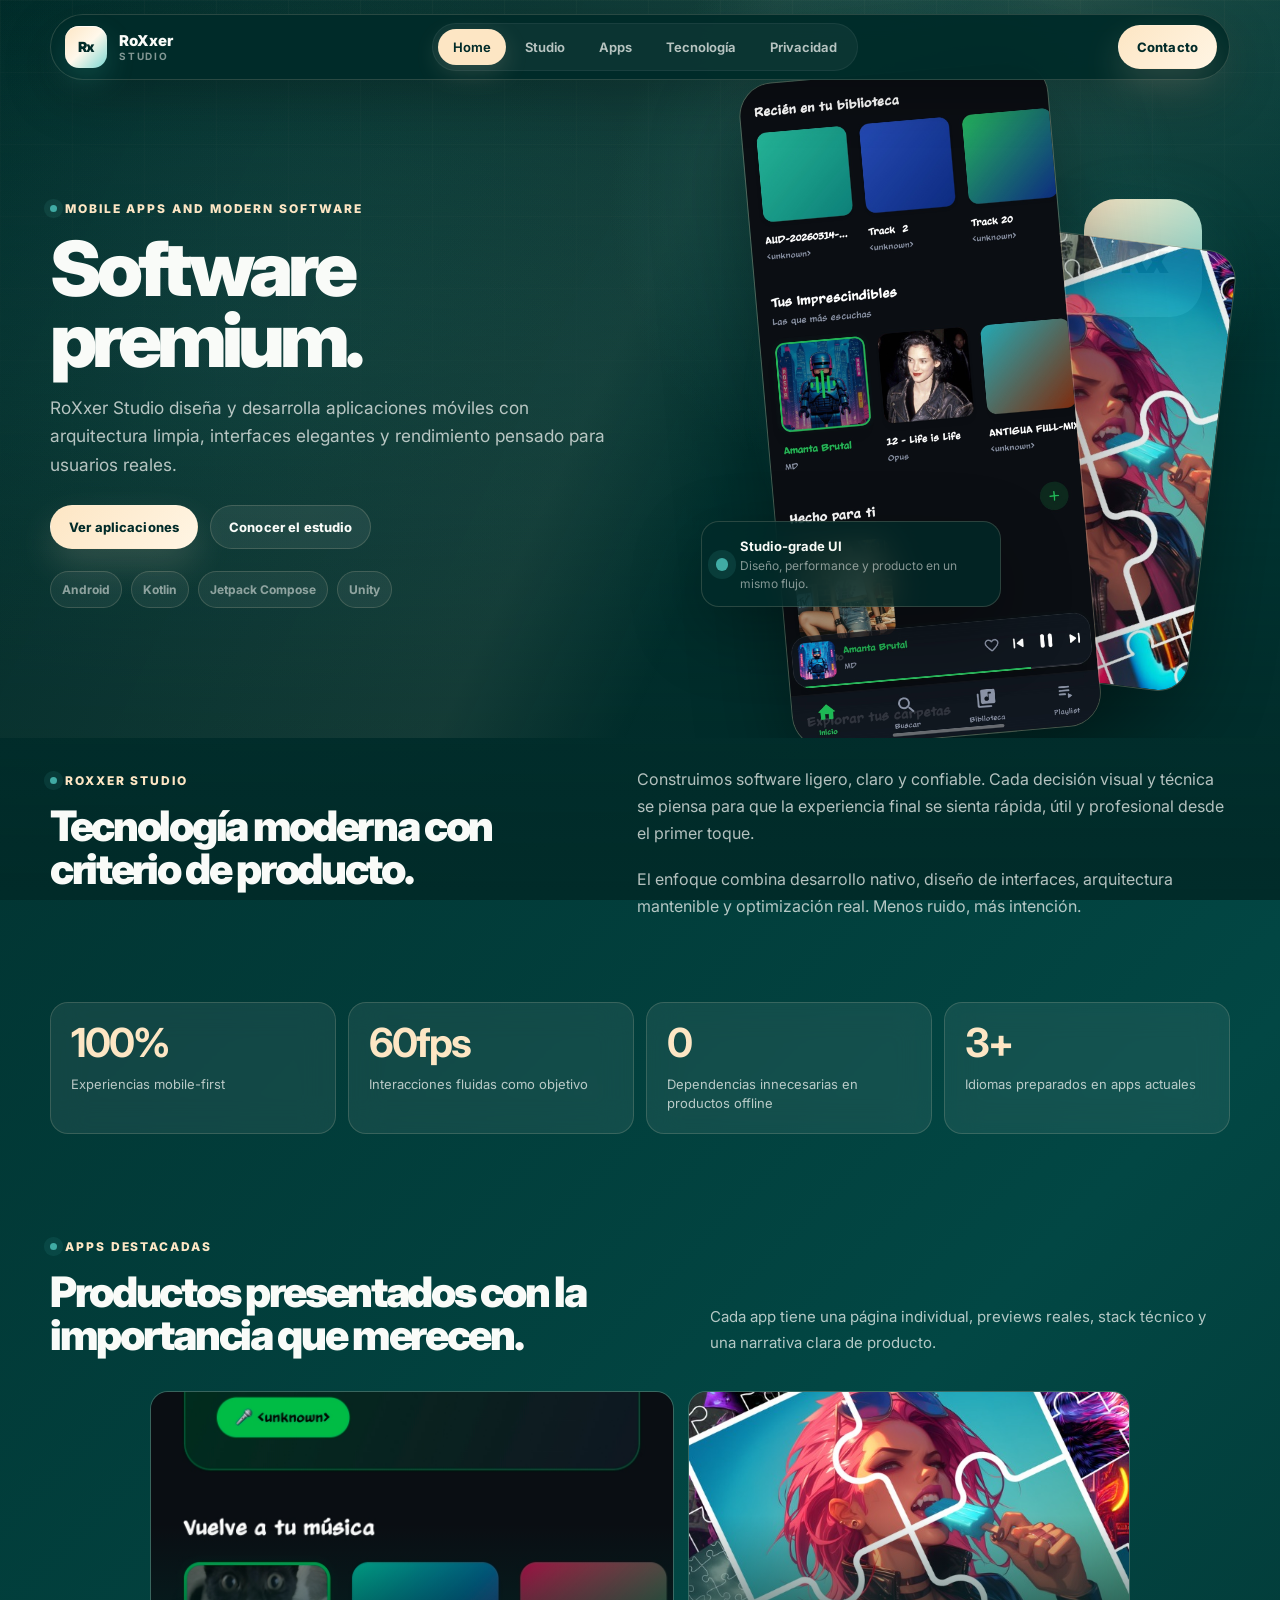
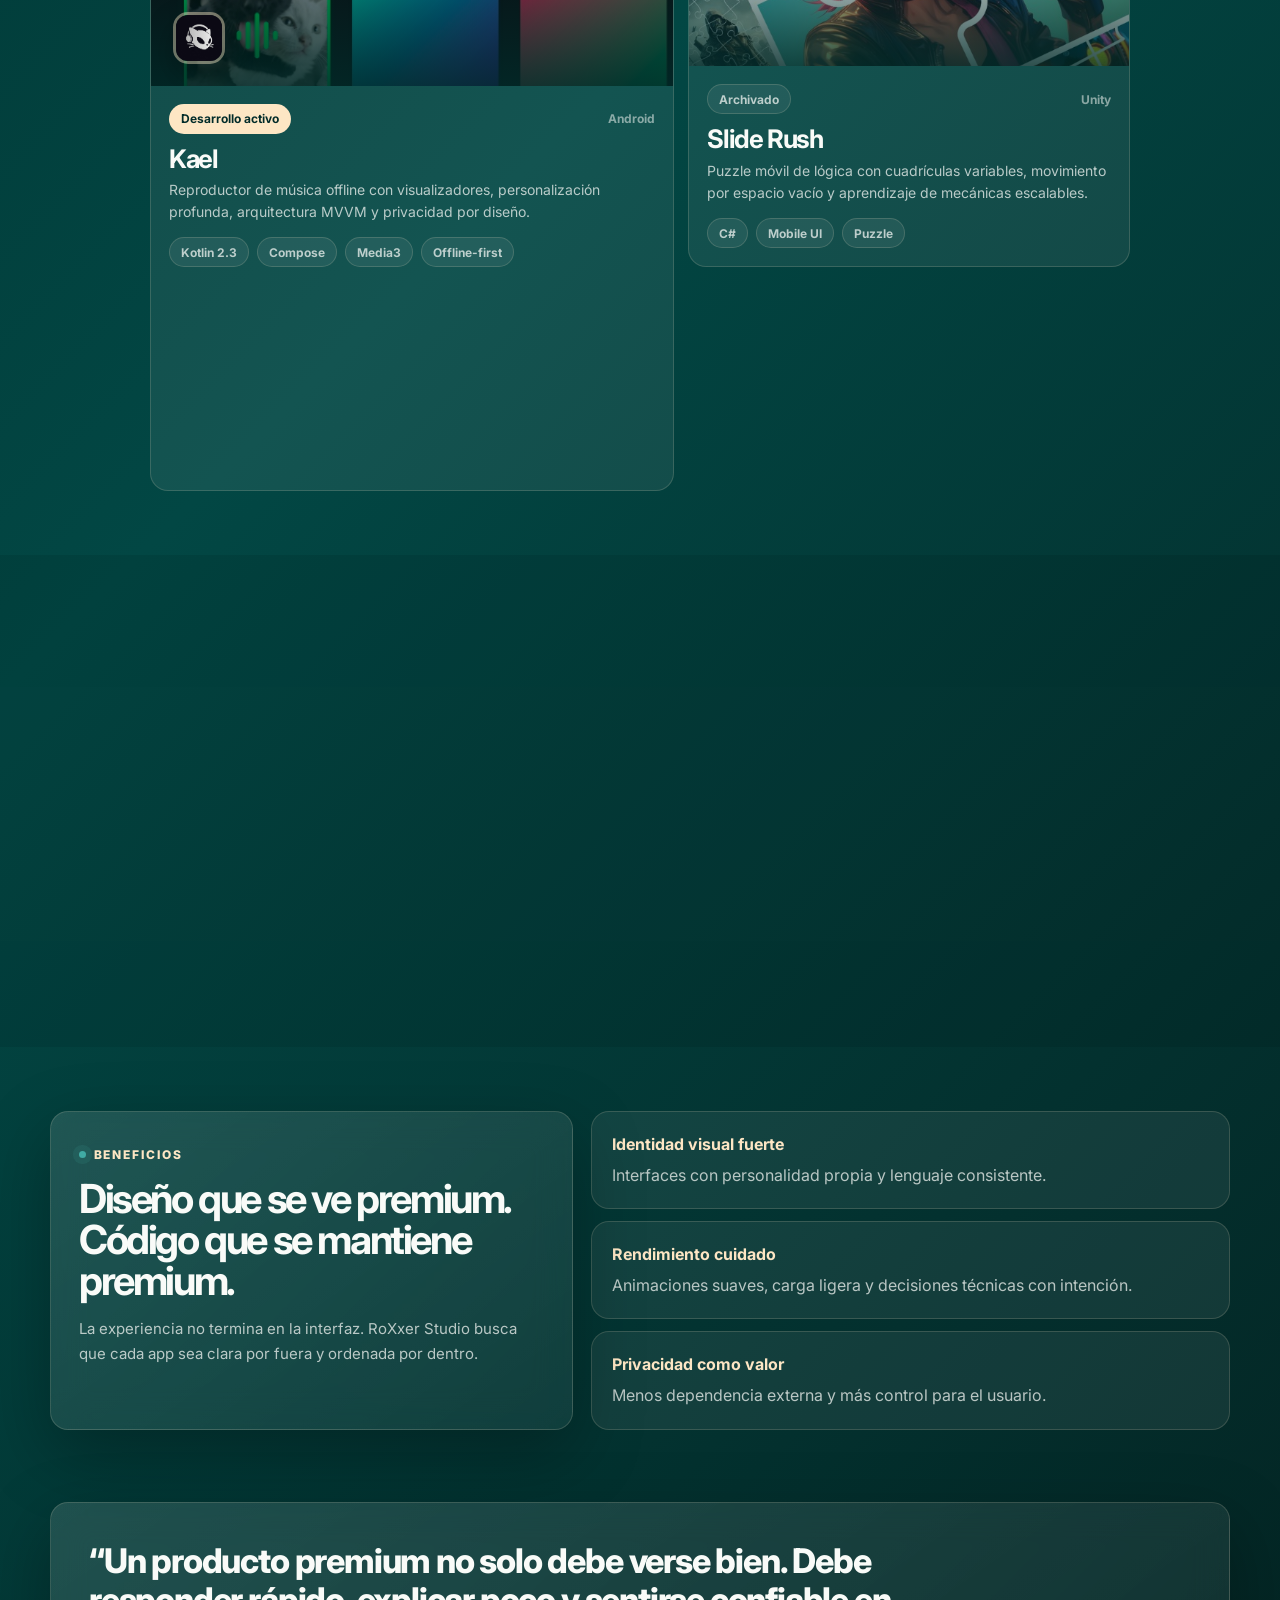
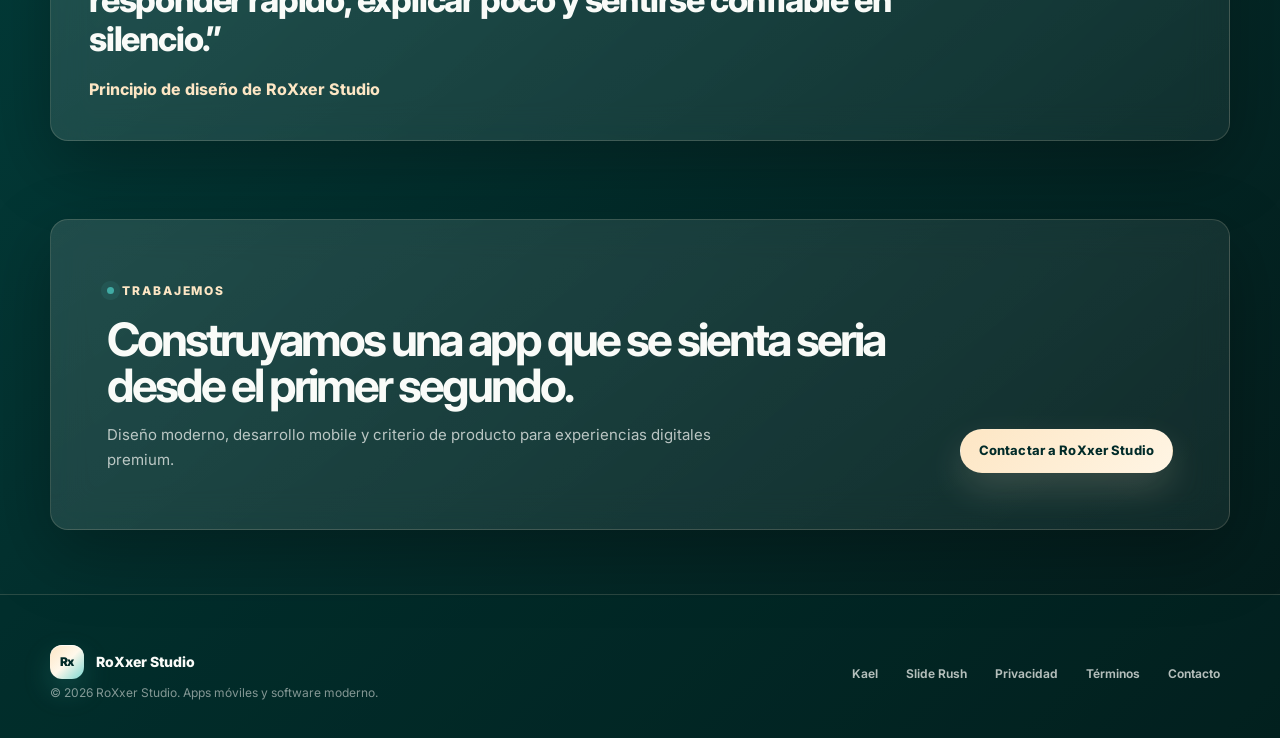
<file: index.html>
<!DOCTYPE html>
<html lang="es">
<head>
  <meta charset="utf-8" />
  <meta name="viewport" content="width=device-width, initial-scale=1" />
  <title>RoXxer Studio | Apps móviles y software moderno</title>
  <meta name="description" content="RoXxer Studio desarrolla aplicaciones móviles y software moderno con diseño premium, arquitectura limpia y experiencias fluidas." />
  <meta name="theme-color" content="#024744" />
  <link rel="preconnect" href="https://fonts.googleapis.com">
  <link rel="preconnect" href="https://fonts.gstatic.com" crossorigin>
  <link href="https://fonts.googleapis.com/css2?family=Inter:wght@400;500;600;700;800;900&display=swap" rel="stylesheet">
  <link rel="stylesheet" href="css/base.css">
  <link rel="stylesheet" href="css/index.css">
</head>
<body>
<header>
  <div class="wrap">
    <nav aria-label="Navegación principal">
      <a href="index.html" class="brand" aria-label="RoXxer Studio">
        <span class="brand-logo">Rx</span>
        <span class="brand-text">
          <span class="brand-name">RoXxer</span>
          <span class="brand-sub">Studio</span>
        </span>
      </a>
      <div class="nav-links">
        <a href="index.html" class="cur">Home</a>
        <a href="#studio">Studio</a>
        <a href="#apps">Apps</a>
        <a href="#stack">Tecnología</a>
        <a href="privacy.html">Privacidad</a>
      </div>
      <a href="mailto:roxxergamesstudios@gmail.com" class="btn btn-primary nav-cta">Contacto</a>
      <button class="burger" id="burger" aria-label="Abrir menú"><span></span><span></span><span></span></button>
    </nav>
  </div>
</header>

<div class="mob-overlay" id="mobOverlay">
  <div class="mob-panel">
    <button class="mob-close" id="mobClose" aria-label="Cerrar menú">×</button>
    <a href="index.html" class="cur">Home</a>
    <a href="#studio">Studio</a>
    <a href="#apps">Apps</a>
    <a href="#stack">Tecnología</a>
    <a href="privacy.html">Privacidad</a>
  </div>
</div>

<main>
  <section class="hero">
    <div class="hero-ambient" aria-hidden="true"></div>
    <div class="wrap hero-grid">
      <div class="hero-copy reveal">
        <div class="eyebrow">Mobile apps and modern software</div>
        <h1>Software premium.</h1>
        <p>RoXxer Studio diseña y desarrolla aplicaciones móviles con arquitectura limpia, interfaces elegantes y rendimiento pensado para usuarios reales.</p>
        <div class="hero-actions">
          <a href="#apps" class="btn btn-primary">Ver aplicaciones</a>
          <a href="#studio" class="btn btn-secondary">Conocer el estudio</a>
        </div>
        <div class="hero-proof">
          <span>Android</span>
          <span>Kotlin</span>
          <span>Jetpack Compose</span>
          <span>Unity</span>
        </div>
      </div>

      <div class="hero-visual reveal" aria-label="Previews de aplicaciones RoXxer Studio">
        <div class="device device-main">
          <img src="assets/kael/Kael2 (1).jpg" alt="Preview de Kael">
        </div>
        <div class="device device-side">
          <img src="assets/slide-rush/SlideRushPortada.jpeg" alt="Preview de Slide Rush">
        </div>
        <div class="rx-mark">Rx</div>
        <div class="signal-card">
          <span class="signal-dot"></span>
          <div>
            <strong>Studio-grade UI</strong>
            <small>Diseño, performance y producto en un mismo flujo.</small>
          </div>
        </div>
      </div>
    </div>
  </section>

  <section class="section studio-section" id="studio">
    <div class="wrap studio-grid">
      <div class="reveal">
        <div class="eyebrow">RoXxer Studio</div>
        <h2 class="section-title">Tecnología moderna con criterio de producto.</h2>
      </div>
      <div class="studio-copy reveal">
        <p>Construimos software ligero, claro y confiable. Cada decisión visual y técnica se piensa para que la experiencia final se sienta rápida, útil y profesional desde el primer toque.</p>
        <p>El enfoque combina desarrollo nativo, diseño de interfaces, arquitectura mantenible y optimización real. Menos ruido, más intención.</p>
      </div>
    </div>
  </section>

  <section class="section stats-band" aria-label="Indicadores de RoXxer Studio">
    <div class="wrap stats-grid">
      <div class="stat reveal"><strong>100%</strong><span>Experiencias mobile-first</span></div>
      <div class="stat reveal"><strong>60fps</strong><span>Interacciones fluidas como objetivo</span></div>
      <div class="stat reveal"><strong>0</strong><span>Dependencias innecesarias en productos offline</span></div>
      <div class="stat reveal"><strong>3+</strong><span>Idiomas preparados en apps actuales</span></div>
    </div>
  </section>

  <section class="section" id="apps">
    <div class="wrap">
      <div class="section-head reveal">
        <div>
          <div class="eyebrow">Apps destacadas</div>
          <h2 class="section-title">Productos presentados con la importancia que merecen.</h2>
        </div>
        <p class="section-copy">Cada app tiene una página individual, previews reales, stack técnico y una narrativa clara de producto.</p>
      </div>

      <div class="app-grid">
        <a href="kael.html" class="app-card app-card-featured reveal" aria-label="Ver proyecto Kael">
          <div class="app-media">
            <img src="assets/kael/Kael1.jpg" alt="Kael">
            <span class="app-icon"><img src="assets/kael/ICON KAEL (1).jpg" alt=""></span>
          </div>
          <div class="app-body">
            <div class="app-meta">
              <span class="status-pill pill">Desarrollo activo</span>
              <span>Android</span>
            </div>
            <h3>Kael</h3>
            <p>Reproductor de música offline con visualizadores, personalización profunda, arquitectura MVVM y privacidad por diseño.</p>
            <div class="pill-row">
              <span class="pill">Kotlin 2.3</span>
              <span class="pill">Compose</span>
              <span class="pill">Media3</span>
              <span class="pill">Offline-first</span>
            </div>
          </div>
        </a>

        <a href="slide-rush.html" class="app-card reveal" aria-label="Ver proyecto Slide Rush">
          <div class="app-media">
            <img src="assets/slide-rush/SlideRushPortada.jpeg" alt="Slide Rush">
          </div>
          <div class="app-body">
            <div class="app-meta">
              <span class="pill">Archivado</span>
              <span>Unity</span>
            </div>
            <h3>Slide Rush</h3>
            <p>Puzzle móvil de lógica con cuadrículas variables, movimiento por espacio vacío y aprendizaje de mecánicas escalables.</p>
            <div class="pill-row">
              <span class="pill">C#</span>
              <span class="pill">Mobile UI</span>
              <span class="pill">Puzzle</span>
            </div>
          </div>
        </a>

        <div class="app-card next-card reveal">
          <div class="next-symbol">Rx</div>
          <h3>Próximo producto</h3>
          <p>Un nuevo prototipo enfocado en utilidad, rendimiento y una experiencia mobile refinada.</p>
        </div>
      </div>
    </div>
  </section>

  <section class="section stack-section" id="stack">
    <div class="wrap">
      <div class="section-head reveal">
        <div>
          <div class="eyebrow">Tecnologías</div>
          <h2 class="section-title">Stack moderno para productos sólidos.</h2>
        </div>
        <p class="section-copy">Herramientas elegidas por rendimiento, claridad de mantenimiento y capacidad de escalar interfaces complejas sin perder fluidez.</p>
      </div>
      <div class="tech-grid">
        <div class="tech-card reveal"><span>01</span><h3>Kotlin + Compose</h3><p>Interfaces nativas declarativas, rápidas y consistentes para Android moderno.</p></div>
        <div class="tech-card reveal"><span>02</span><h3>Media3 + Room</h3><p>Reproducción robusta, persistencia local y flujos reactivos para apps offline.</p></div>
        <div class="tech-card reveal"><span>03</span><h3>MVVM + Flow</h3><p>Arquitectura limpia, estados predecibles y separación clara entre UI y dominio.</p></div>
        <div class="tech-card reveal"><span>04</span><h3>Unity + C#</h3><p>Prototipos interactivos, juegos móviles y sistemas de lógica visual.</p></div>
      </div>
    </div>
  </section>

  <section class="section benefits-section">
    <div class="wrap benefits-grid">
      <div class="benefit-panel reveal">
        <div class="eyebrow">Beneficios</div>
        <h2>Diseño que se ve premium. Código que se mantiene premium.</h2>
        <p>La experiencia no termina en la interfaz. RoXxer Studio busca que cada app sea clara por fuera y ordenada por dentro.</p>
      </div>
      <div class="benefit-list">
        <div class="benefit reveal"><strong>Identidad visual fuerte</strong><span>Interfaces con personalidad propia y lenguaje consistente.</span></div>
        <div class="benefit reveal"><strong>Rendimiento cuidado</strong><span>Animaciones suaves, carga ligera y decisiones técnicas con intención.</span></div>
        <div class="benefit reveal"><strong>Privacidad como valor</strong><span>Menos dependencia externa y más control para el usuario.</span></div>
      </div>
    </div>
  </section>

  <section class="section quote-section">
    <div class="wrap">
      <figure class="quote-card reveal">
        <blockquote>“Un producto premium no solo debe verse bien. Debe responder rápido, explicar poco y sentirse confiable en silencio.”</blockquote>
        <figcaption>Principio de diseño de RoXxer Studio</figcaption>
      </figure>
    </div>
  </section>

  <section class="section cta-section">
    <div class="wrap">
      <div class="cta-card reveal">
        <div>
          <div class="eyebrow">Trabajemos</div>
          <h2>Construyamos una app que se sienta seria desde el primer segundo.</h2>
          <p>Diseño moderno, desarrollo mobile y criterio de producto para experiencias digitales premium.</p>
        </div>
        <a href="mailto:roxxergamesstudios@gmail.com" class="btn btn-primary">Contactar a RoXxer Studio</a>
      </div>
    </div>
  </section>
</main>

<footer>
  <div class="wrap">
    <div class="foot">
      <div>
        <div class="foot-brand">
          <span class="foot-logo">Rx</span>
          <span class="foot-name">RoXxer Studio</span>
        </div>
        <div class="foot-copy">© 2026 RoXxer Studio. Apps móviles y software moderno.</div>
      </div>
      <div class="foot-links">
        <a href="kael.html">Kael</a>
        <a href="slide-rush.html">Slide Rush</a>
        <a href="privacy.html">Privacidad</a>
        <a href="terms.html">Términos</a>
        <a href="mailto:roxxergamesstudios@gmail.com">Contacto</a>
      </div>
    </div>
  </div>
</footer>

<script>
  const burger = document.getElementById("burger");
  const overlay = document.getElementById("mobOverlay");
  const closeBtn = document.getElementById("mobClose");
  const closeMenu = () => {
    overlay?.classList.remove("open");
    burger?.classList.remove("open");
  };
  burger?.addEventListener("click", () => {
    overlay?.classList.add("open");
    burger.classList.add("open");
  });
  closeBtn?.addEventListener("click", closeMenu);
  overlay?.querySelectorAll("a").forEach((link) => link.addEventListener("click", closeMenu));
  document.addEventListener("keydown", (event) => {
    if (event.key === "Escape") closeMenu();
  });

  const reveal = new IntersectionObserver((entries) => {
    entries.forEach((entry) => {
      if (entry.isIntersecting) entry.target.classList.add("in");
    });
  }, { threshold: 0.12 });
  document.querySelectorAll(".reveal").forEach((el) => reveal.observe(el));
</script>
</body>
</html>
</file>
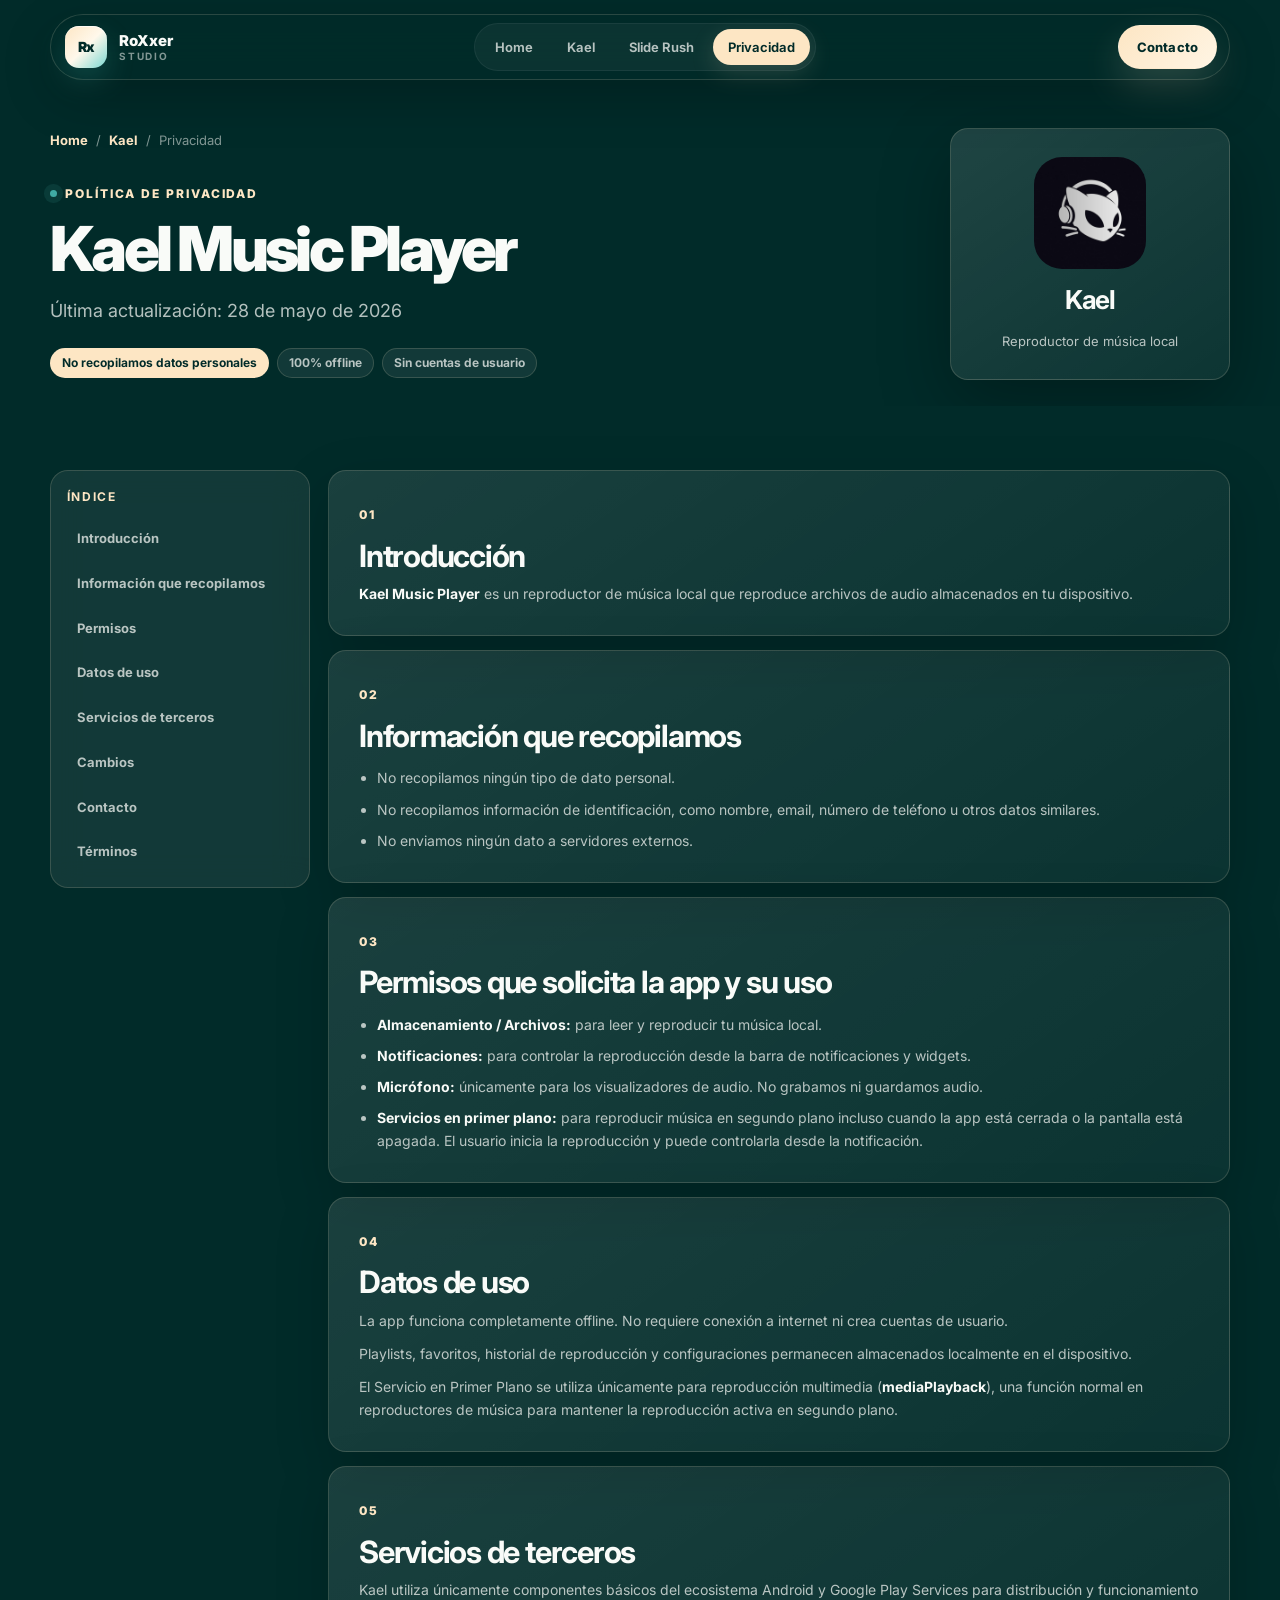
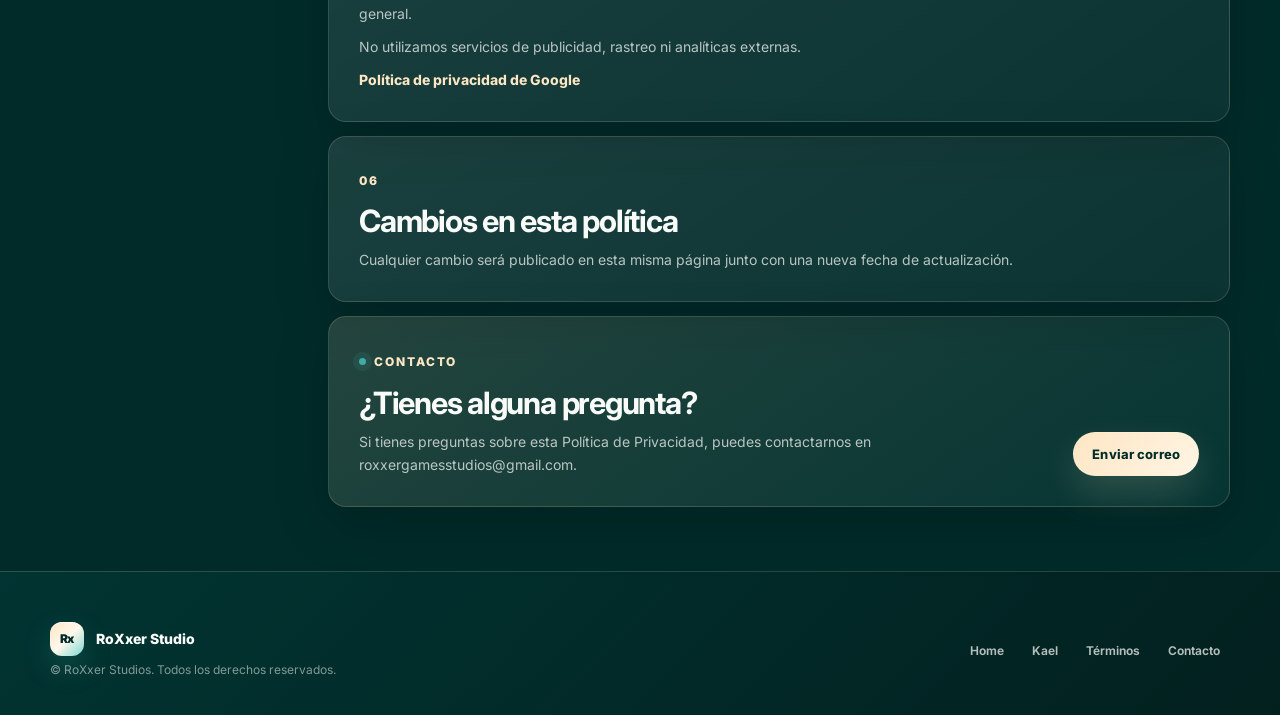
<file: privacy.html>
<!DOCTYPE html>
<html lang="es">
<head>
  <meta charset="utf-8" />
  <meta name="viewport" content="width=device-width, initial-scale=1" />
  <title>Política de Privacidad | Kael · RoXxer Studio</title>
  <meta name="description" content="Política de privacidad de Kael, reproductor de música offline para Android sin recopilación de datos personales." />
  <meta name="theme-color" content="#024744" />
  <link rel="preconnect" href="https://fonts.googleapis.com">
  <link rel="preconnect" href="https://fonts.gstatic.com" crossorigin>
  <link href="https://fonts.googleapis.com/css2?family=Inter:wght@400;500;600;700;800;900&display=swap" rel="stylesheet">
  <link rel="stylesheet" href="css/base.css">
  <link rel="stylesheet" href="css/privacy.css">
</head>
<body>
<header>
  <div class="wrap">
    <nav aria-label="Navegación principal">
      <a href="index.html" class="brand" aria-label="RoXxer Studio">
        <span class="brand-logo">Rx</span>
        <span class="brand-text"><span class="brand-name">RoXxer</span><span class="brand-sub">Studio</span></span>
      </a>
      <div class="nav-links">
        <a href="index.html">Home</a>
        <a href="kael.html">Kael</a>
        <a href="slide-rush.html">Slide Rush</a>
        <a href="privacy.html" class="cur">Privacidad</a>
      </div>
      <a href="mailto:roxxergamesstudios@gmail.com" class="btn btn-primary nav-cta">Contacto</a>
      <button class="burger" id="burger" aria-label="Abrir menú"><span></span><span></span><span></span></button>
    </nav>
  </div>
</header>

<div class="mob-overlay" id="mobOverlay">
  <div class="mob-panel">
    <button class="mob-close" id="mobClose" aria-label="Cerrar menú">×</button>
    <a href="index.html">Home</a>
    <a href="kael.html">Kael</a>
    <a href="slide-rush.html">Slide Rush</a>
    <a href="privacy.html" class="cur">Privacidad</a>
  </div>
</div>

<main class="privacy-page">
  <section class="privacy-hero">
    <div class="wrap privacy-hero-grid">
      <div class="reveal">
        <div class="breadcrumb"><a href="index.html">Home</a><span>/</span><a href="kael.html">Kael</a><span>/</span><span>Privacidad</span></div>
        <div class="eyebrow">Política de Privacidad</div>
        <h1>Kael Music Player</h1>
        <p>Última actualización: 28 de mayo de 2026</p>
        <div class="pill-row">
          <span class="pill status-pill">No recopilamos datos personales</span>
          <span class="pill">100% offline</span>
          <span class="pill">Sin cuentas de usuario</span>
        </div>
      </div>
      <div class="privacy-badge reveal">
        <img src="assets/kael/ICON KAEL (1).jpg" alt="Kael">
        <strong>Kael</strong>
        <span>Reproductor de música local</span>
      </div>
    </div>
  </section>

  <section class="section policy-layout">
    <aside class="toc reveal" aria-label="Índice">
      <strong>Índice</strong>
      <a href="#intro">Introducción</a>
      <a href="#informacion">Información que recopilamos</a>
      <a href="#permisos">Permisos</a>
      <a href="#uso">Datos de uso</a>
      <a href="#terceros">Servicios de terceros</a>
      <a href="#cambios">Cambios</a>
      <a href="#contacto">Contacto</a>
      <a href="terms.html">Términos</a>
    </aside>

    <div class="policy-content">
      <article class="policy-card reveal" id="intro">
        <span>01</span>
        <h2>Introducción</h2>
        <p><strong>Kael Music Player</strong> es un reproductor de música local que reproduce archivos de audio almacenados en tu dispositivo.</p>
      </article>

      <article class="policy-card reveal" id="informacion">
        <span>02</span>
        <h2>Información que recopilamos</h2>
        <ul>
          <li>No recopilamos ningún tipo de dato personal.</li>
          <li>No recopilamos información de identificación, como nombre, email, número de teléfono u otros datos similares.</li>
          <li>No enviamos ningún dato a servidores externos.</li>
        </ul>
      </article>

      <article class="policy-card reveal" id="permisos">
        <span>03</span>
        <h2>Permisos que solicita la app y su uso</h2>
        <ul>
          <li><strong>Almacenamiento / Archivos:</strong> para leer y reproducir tu música local.</li>
          <li><strong>Notificaciones:</strong> para controlar la reproducción desde la barra de notificaciones y widgets.</li>
          <li><strong>Micrófono:</strong> únicamente para los visualizadores de audio. No grabamos ni guardamos audio.</li>
          <li><strong>Servicios en primer plano:</strong> para reproducir música en segundo plano incluso cuando la app está cerrada o la pantalla está apagada. El usuario inicia la reproducción y puede controlarla desde la notificación.</li>
        </ul>
      </article>

      <article class="policy-card reveal" id="uso">
        <span>04</span>
        <h2>Datos de uso</h2>
        <p>La app funciona completamente offline. No requiere conexión a internet ni crea cuentas de usuario.</p>
        <p>Playlists, favoritos, historial de reproducción y configuraciones permanecen almacenados localmente en el dispositivo.</p>
        <p>El Servicio en Primer Plano se utiliza únicamente para reproducción multimedia (<strong>mediaPlayback</strong>), una función normal en reproductores de música para mantener la reproducción activa en segundo plano.</p>
      </article>

      <article class="policy-card reveal" id="terceros">
        <span>05</span>
        <h2>Servicios de terceros</h2>
        <p>Kael utiliza únicamente componentes básicos del ecosistema Android y Google Play Services para distribución y funcionamiento general.</p>
        <p>No utilizamos servicios de publicidad, rastreo ni analíticas externas.</p>
        <p><a href="https://policies.google.com/privacy" target="_blank" rel="noopener">Política de privacidad de Google</a></p>
      </article>

      <article class="policy-card reveal" id="cambios">
        <span>06</span>
        <h2>Cambios en esta política</h2>
        <p>Cualquier cambio será publicado en esta misma página junto con una nueva fecha de actualización.</p>
      </article>

      <article class="contact-card reveal" id="contacto">
        <div>
          <div class="eyebrow">Contacto</div>
          <h2>¿Tienes alguna pregunta?</h2>
          <p>Si tienes preguntas sobre esta Política de Privacidad, puedes contactarnos en roxxergamesstudios@gmail.com.</p>
        </div>
        <a href="mailto:roxxergamesstudios@gmail.com" class="btn btn-primary">Enviar correo</a>
      </article>
    </div>
  </section>
</main>

<footer>
  <div class="wrap">
    <div class="foot">
      <div>
        <div class="foot-brand"><span class="foot-logo">Rx</span><span class="foot-name">RoXxer Studio</span></div>
        <div class="foot-copy">© RoXxer Studios. Todos los derechos reservados.</div>
      </div>
      <div class="foot-links">
        <a href="index.html">Home</a>
        <a href="kael.html">Kael</a>
        <a href="terms.html">Términos</a>
        <a href="mailto:roxxergamesstudios@gmail.com">Contacto</a>
      </div>
    </div>
  </div>
</footer>

<script>
  const burger = document.getElementById("burger");
  const overlay = document.getElementById("mobOverlay");
  const closeBtn = document.getElementById("mobClose");
  const closeMenu = () => { overlay?.classList.remove("open"); burger?.classList.remove("open"); };
  burger?.addEventListener("click", () => { overlay?.classList.add("open"); burger.classList.add("open"); });
  closeBtn?.addEventListener("click", closeMenu);
  overlay?.querySelectorAll("a").forEach((link) => link.addEventListener("click", closeMenu));
  document.addEventListener("keydown", (event) => { if (event.key === "Escape") closeMenu(); });
  const reveal = new IntersectionObserver((entries) => entries.forEach((entry) => {
    if (entry.isIntersecting) entry.target.classList.add("in");
  }), { threshold: 0.12 });
  document.querySelectorAll(".reveal").forEach((el) => reveal.observe(el));
</script>
</body>
</html>
</file>
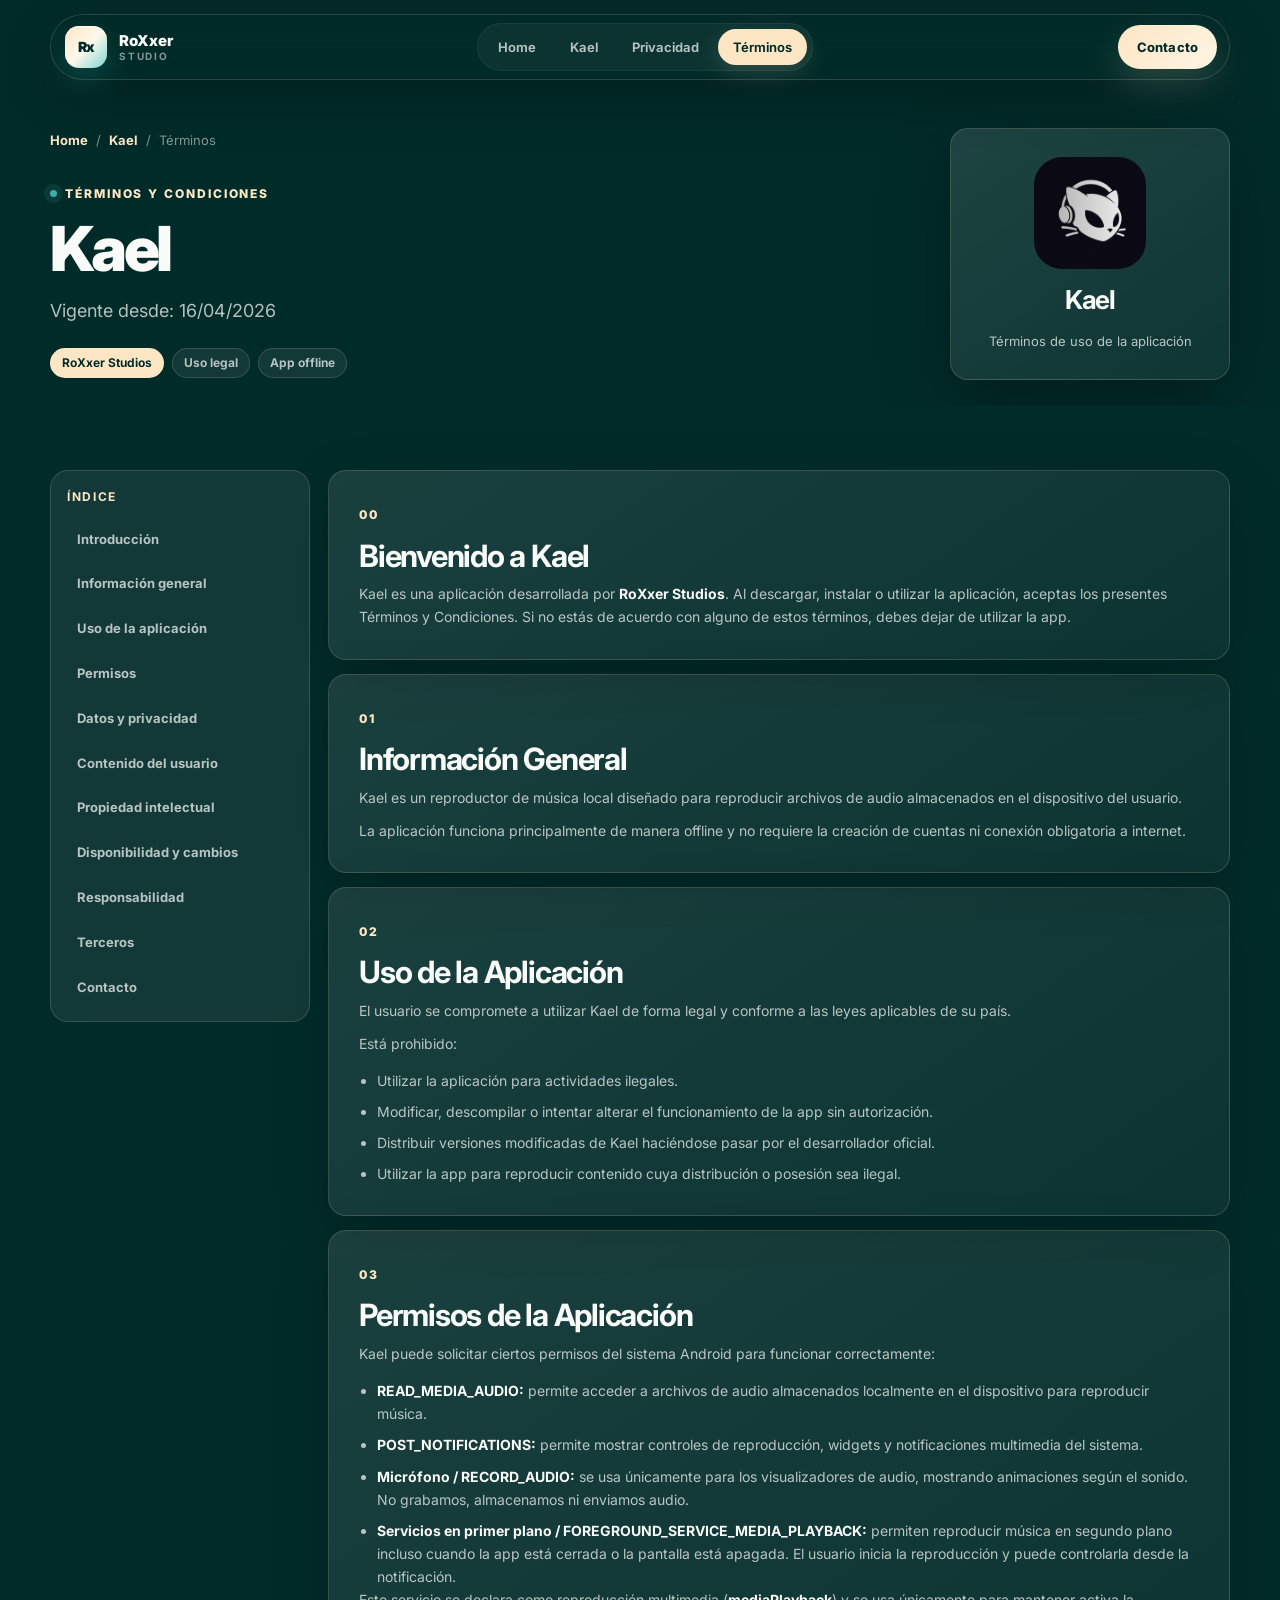
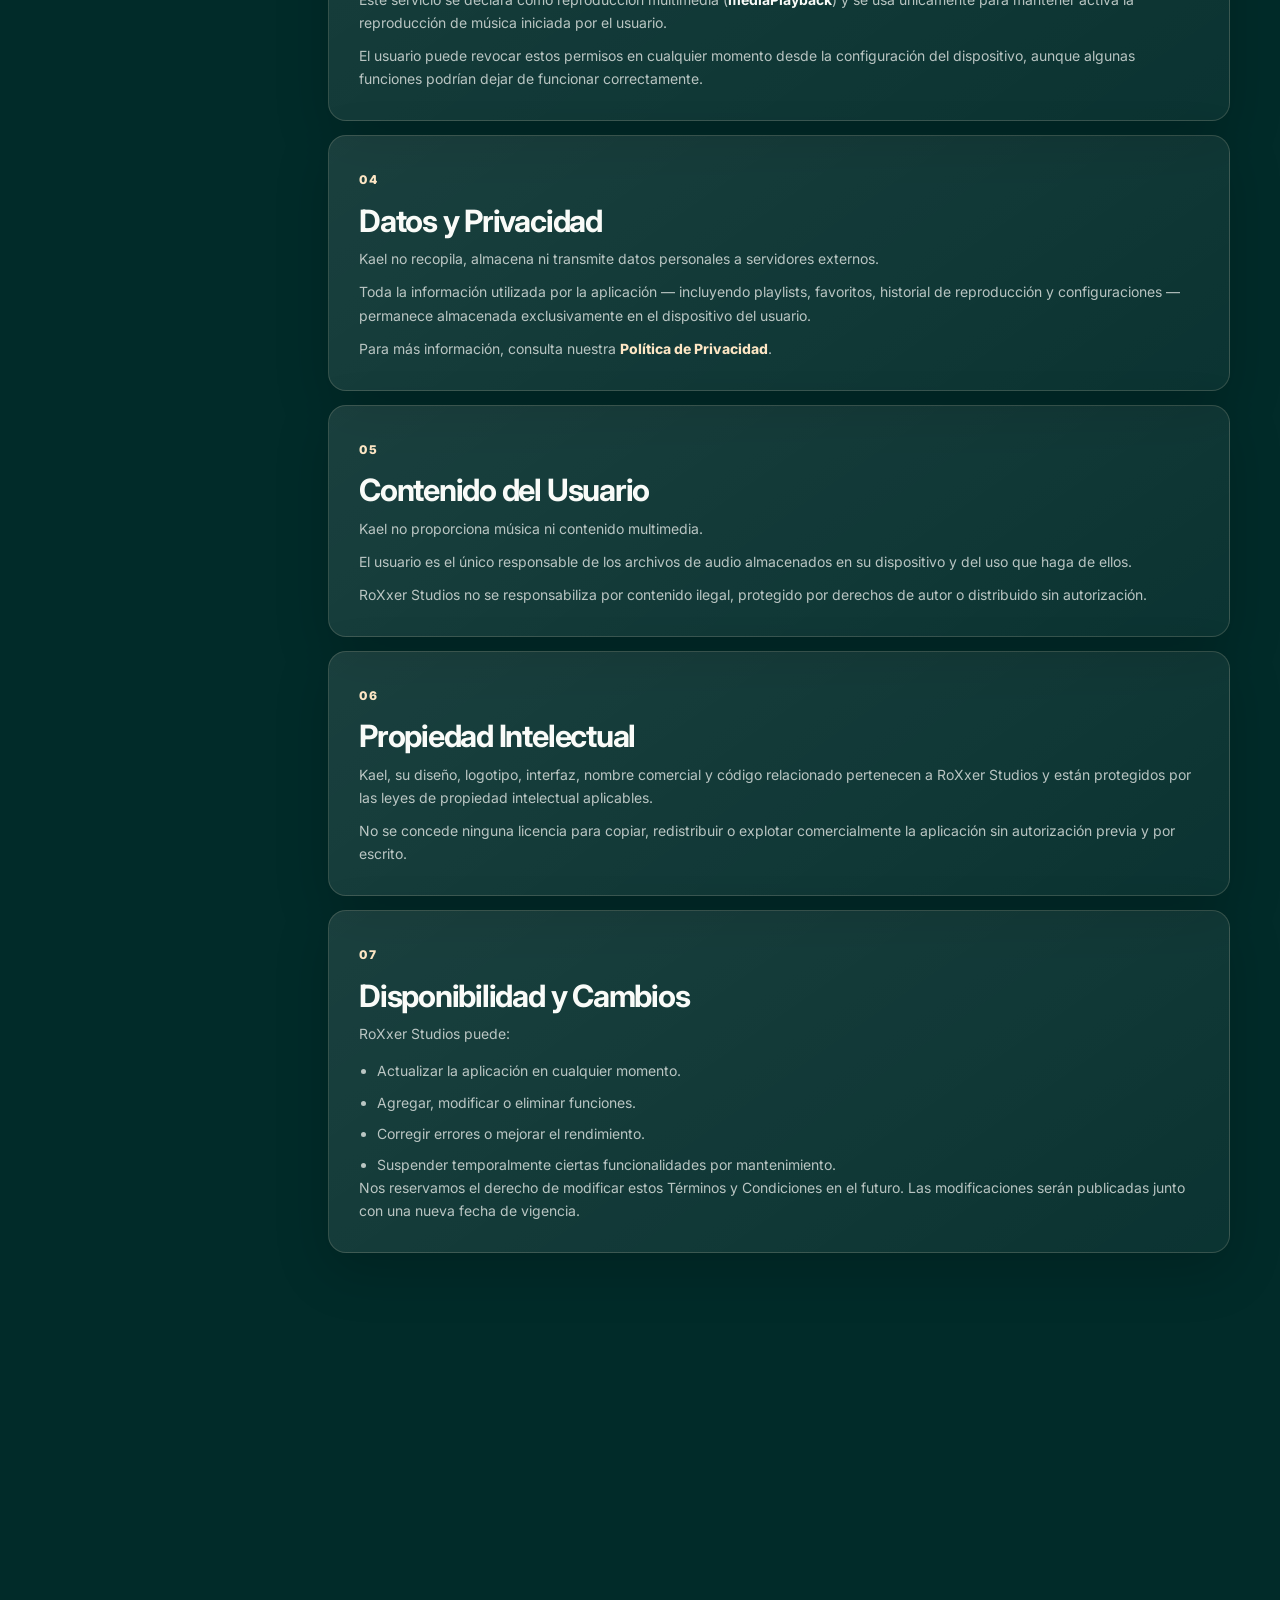
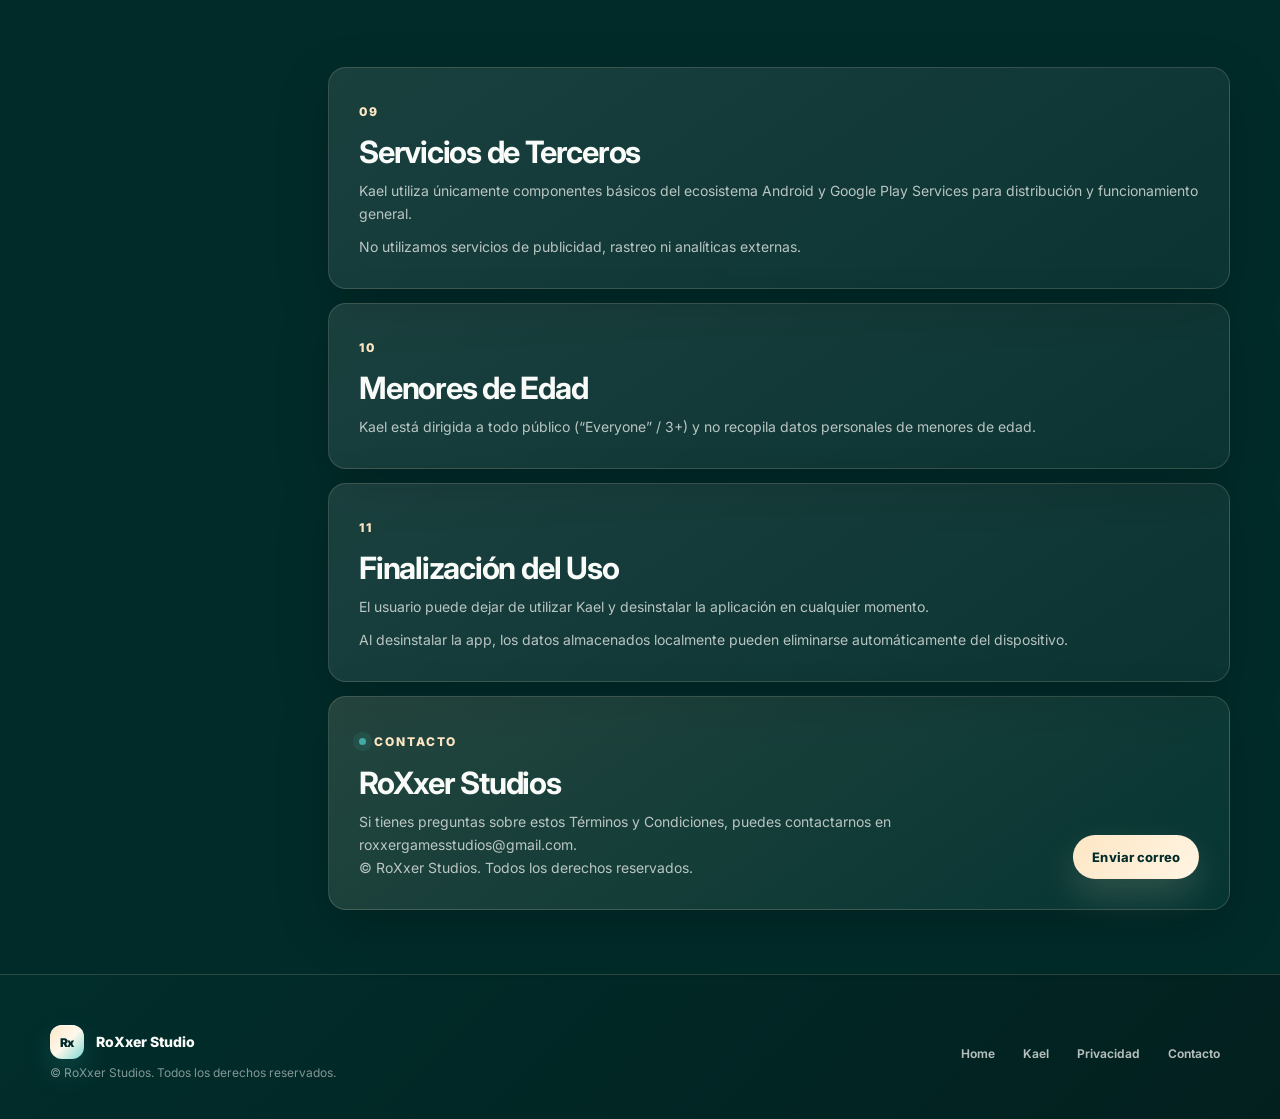
<file: terms.html>
<!DOCTYPE html>
<html lang="es">
<head>
  <meta charset="utf-8" />
  <meta name="viewport" content="width=device-width, initial-scale=1" />
  <title>Términos y Condiciones | Kael · RoXxer Studio</title>
  <meta name="description" content="Términos y Condiciones de Kael, aplicación desarrollada por RoXxer Studios." />
  <meta name="theme-color" content="#024744" />
  <link rel="preconnect" href="https://fonts.googleapis.com">
  <link rel="preconnect" href="https://fonts.gstatic.com" crossorigin>
  <link href="https://fonts.googleapis.com/css2?family=Inter:wght@400;500;600;700;800;900&display=swap" rel="stylesheet">
  <link rel="stylesheet" href="css/base.css">
  <link rel="stylesheet" href="css/privacy.css">
</head>
<body>
<header>
  <div class="wrap">
    <nav aria-label="Navegación principal">
      <a href="index.html" class="brand" aria-label="RoXxer Studio">
        <span class="brand-logo">Rx</span>
        <span class="brand-text"><span class="brand-name">RoXxer</span><span class="brand-sub">Studio</span></span>
      </a>
      <div class="nav-links">
        <a href="index.html">Home</a>
        <a href="kael.html">Kael</a>
        <a href="privacy.html">Privacidad</a>
        <a href="terms.html" class="cur">Términos</a>
      </div>
      <a href="mailto:roxxergamesstudios@gmail.com" class="btn btn-primary nav-cta">Contacto</a>
      <button class="burger" id="burger" aria-label="Abrir menú"><span></span><span></span><span></span></button>
    </nav>
  </div>
</header>

<div class="mob-overlay" id="mobOverlay">
  <div class="mob-panel">
    <button class="mob-close" id="mobClose" aria-label="Cerrar menú">×</button>
    <a href="index.html">Home</a>
    <a href="kael.html">Kael</a>
    <a href="privacy.html">Privacidad</a>
    <a href="terms.html" class="cur">Términos</a>
  </div>
</div>

<main class="privacy-page">
  <section class="privacy-hero">
    <div class="wrap privacy-hero-grid">
      <div class="reveal">
        <div class="breadcrumb"><a href="index.html">Home</a><span>/</span><a href="kael.html">Kael</a><span>/</span><span>Términos</span></div>
        <div class="eyebrow">Términos y Condiciones</div>
        <h1>Kael</h1>
        <p>Vigente desde: 16/04/2026</p>
        <div class="pill-row">
          <span class="pill status-pill">RoXxer Studios</span>
          <span class="pill">Uso legal</span>
          <span class="pill">App offline</span>
        </div>
      </div>
      <div class="privacy-badge reveal">
        <img src="assets/kael/ICON KAEL (1).jpg" alt="Kael">
        <strong>Kael</strong>
        <span>Términos de uso de la aplicación</span>
      </div>
    </div>
  </section>

  <section class="section policy-layout">
    <aside class="toc reveal" aria-label="Índice">
      <strong>Índice</strong>
      <a href="#intro">Introducción</a>
      <a href="#general">Información general</a>
      <a href="#uso">Uso de la aplicación</a>
      <a href="#permisos">Permisos</a>
      <a href="#privacidad">Datos y privacidad</a>
      <a href="#contenido">Contenido del usuario</a>
      <a href="#propiedad">Propiedad intelectual</a>
      <a href="#cambios">Disponibilidad y cambios</a>
      <a href="#responsabilidad">Responsabilidad</a>
      <a href="#terceros">Terceros</a>
      <a href="#contacto">Contacto</a>
    </aside>

    <div class="policy-content">
      <article class="policy-card reveal" id="intro">
        <span>00</span>
        <h2>Bienvenido a Kael</h2>
        <p>Kael es una aplicación desarrollada por <strong>RoXxer Studios</strong>. Al descargar, instalar o utilizar la aplicación, aceptas los presentes Términos y Condiciones. Si no estás de acuerdo con alguno de estos términos, debes dejar de utilizar la app.</p>
      </article>

      <article class="policy-card reveal" id="general">
        <span>01</span>
        <h2>Información General</h2>
        <p>Kael es un reproductor de música local diseñado para reproducir archivos de audio almacenados en el dispositivo del usuario.</p>
        <p>La aplicación funciona principalmente de manera offline y no requiere la creación de cuentas ni conexión obligatoria a internet.</p>
      </article>

      <article class="policy-card reveal" id="uso">
        <span>02</span>
        <h2>Uso de la Aplicación</h2>
        <p>El usuario se compromete a utilizar Kael de forma legal y conforme a las leyes aplicables de su país.</p>
        <p>Está prohibido:</p>
        <ul>
          <li>Utilizar la aplicación para actividades ilegales.</li>
          <li>Modificar, descompilar o intentar alterar el funcionamiento de la app sin autorización.</li>
          <li>Distribuir versiones modificadas de Kael haciéndose pasar por el desarrollador oficial.</li>
          <li>Utilizar la app para reproducir contenido cuya distribución o posesión sea ilegal.</li>
        </ul>
      </article>

      <article class="policy-card reveal" id="permisos">
        <span>03</span>
        <h2>Permisos de la Aplicación</h2>
        <p>Kael puede solicitar ciertos permisos del sistema Android para funcionar correctamente:</p>
        <ul>
          <li><strong>READ_MEDIA_AUDIO:</strong> permite acceder a archivos de audio almacenados localmente en el dispositivo para reproducir música.</li>
          <li><strong>POST_NOTIFICATIONS:</strong> permite mostrar controles de reproducción, widgets y notificaciones multimedia del sistema.</li>
          <li><strong>Micrófono / RECORD_AUDIO:</strong> se usa únicamente para los visualizadores de audio, mostrando animaciones según el sonido. No grabamos, almacenamos ni enviamos audio.</li>
          <li><strong>Servicios en primer plano / FOREGROUND_SERVICE_MEDIA_PLAYBACK:</strong> permiten reproducir música en segundo plano incluso cuando la app está cerrada o la pantalla está apagada. El usuario inicia la reproducción y puede controlarla desde la notificación.</li>
        </ul>
        <p>Este servicio se declara como reproducción multimedia (<strong>mediaPlayback</strong>) y se usa únicamente para mantener activa la reproducción de música iniciada por el usuario.</p>
        <p>El usuario puede revocar estos permisos en cualquier momento desde la configuración del dispositivo, aunque algunas funciones podrían dejar de funcionar correctamente.</p>
      </article>

      <article class="policy-card reveal" id="privacidad">
        <span>04</span>
        <h2>Datos y Privacidad</h2>
        <p>Kael no recopila, almacena ni transmite datos personales a servidores externos.</p>
        <p>Toda la información utilizada por la aplicación — incluyendo playlists, favoritos, historial de reproducción y configuraciones — permanece almacenada exclusivamente en el dispositivo del usuario.</p>
        <p>Para más información, consulta nuestra <a href="privacy.html">Política de Privacidad</a>.</p>
      </article>

      <article class="policy-card reveal" id="contenido">
        <span>05</span>
        <h2>Contenido del Usuario</h2>
        <p>Kael no proporciona música ni contenido multimedia.</p>
        <p>El usuario es el único responsable de los archivos de audio almacenados en su dispositivo y del uso que haga de ellos.</p>
        <p>RoXxer Studios no se responsabiliza por contenido ilegal, protegido por derechos de autor o distribuido sin autorización.</p>
      </article>

      <article class="policy-card reveal" id="propiedad">
        <span>06</span>
        <h2>Propiedad Intelectual</h2>
        <p>Kael, su diseño, logotipo, interfaz, nombre comercial y código relacionado pertenecen a RoXxer Studios y están protegidos por las leyes de propiedad intelectual aplicables.</p>
        <p>No se concede ninguna licencia para copiar, redistribuir o explotar comercialmente la aplicación sin autorización previa y por escrito.</p>
      </article>

      <article class="policy-card reveal" id="cambios">
        <span>07</span>
        <h2>Disponibilidad y Cambios</h2>
        <p>RoXxer Studios puede:</p>
        <ul>
          <li>Actualizar la aplicación en cualquier momento.</li>
          <li>Agregar, modificar o eliminar funciones.</li>
          <li>Corregir errores o mejorar el rendimiento.</li>
          <li>Suspender temporalmente ciertas funcionalidades por mantenimiento.</li>
        </ul>
        <p>Nos reservamos el derecho de modificar estos Términos y Condiciones en el futuro. Las modificaciones serán publicadas junto con una nueva fecha de vigencia.</p>
      </article>

      <article class="policy-card reveal" id="responsabilidad">
        <span>08</span>
        <h2>Limitación de Responsabilidad</h2>
        <p>Kael se proporciona “tal cual” y “según disponibilidad”.</p>
        <p>RoXxer Studios no garantiza que la aplicación esté libre de errores, interrupciones o incompatibilidades con todos los dispositivos Android.</p>
        <p>En ningún caso seremos responsables por:</p>
        <ul>
          <li>Pérdida de datos locales.</li>
          <li>Daños derivados del uso o imposibilidad de uso de la app.</li>
          <li>Problemas causados por archivos corruptos o incompatibles.</li>
          <li>Fallos del sistema operativo Android o servicios de terceros.</li>
        </ul>
      </article>

      <article class="policy-card reveal" id="terceros">
        <span>09</span>
        <h2>Servicios de Terceros</h2>
        <p>Kael utiliza únicamente componentes básicos del ecosistema Android y Google Play Services para distribución y funcionamiento general.</p>
        <p>No utilizamos servicios de publicidad, rastreo ni analíticas externas.</p>
      </article>

      <article class="policy-card reveal">
        <span>10</span>
        <h2>Menores de Edad</h2>
        <p>Kael está dirigida a todo público (“Everyone” / 3+) y no recopila datos personales de menores de edad.</p>
      </article>

      <article class="policy-card reveal">
        <span>11</span>
        <h2>Finalización del Uso</h2>
        <p>El usuario puede dejar de utilizar Kael y desinstalar la aplicación en cualquier momento.</p>
        <p>Al desinstalar la app, los datos almacenados localmente pueden eliminarse automáticamente del dispositivo.</p>
      </article>

      <article class="contact-card reveal" id="contacto">
        <div>
          <div class="eyebrow">Contacto</div>
          <h2>RoXxer Studios</h2>
          <p>Si tienes preguntas sobre estos Términos y Condiciones, puedes contactarnos en roxxergamesstudios@gmail.com.</p>
          <p>© RoXxer Studios. Todos los derechos reservados.</p>
        </div>
        <a href="mailto:roxxergamesstudios@gmail.com" class="btn btn-primary">Enviar correo</a>
      </article>
    </div>
  </section>
</main>

<footer>
  <div class="wrap">
    <div class="foot">
      <div>
        <div class="foot-brand"><span class="foot-logo">Rx</span><span class="foot-name">RoXxer Studio</span></div>
        <div class="foot-copy">© RoXxer Studios. Todos los derechos reservados.</div>
      </div>
      <div class="foot-links">
        <a href="index.html">Home</a>
        <a href="kael.html">Kael</a>
        <a href="privacy.html">Privacidad</a>
        <a href="mailto:roxxergamesstudios@gmail.com">Contacto</a>
      </div>
    </div>
  </div>
</footer>

<script>
  const burger = document.getElementById("burger");
  const overlay = document.getElementById("mobOverlay");
  const closeBtn = document.getElementById("mobClose");
  const closeMenu = () => { overlay?.classList.remove("open"); burger?.classList.remove("open"); };
  burger?.addEventListener("click", () => { overlay?.classList.add("open"); burger.classList.add("open"); });
  closeBtn?.addEventListener("click", closeMenu);
  overlay?.querySelectorAll("a").forEach((link) => link.addEventListener("click", closeMenu));
  document.addEventListener("keydown", (event) => { if (event.key === "Escape") closeMenu(); });
  const reveal = new IntersectionObserver((entries) => entries.forEach((entry) => {
    if (entry.isIntersecting) entry.target.classList.add("in");
  }), { threshold: 0.12 });
  document.querySelectorAll(".reveal").forEach((el) => reveal.observe(el));
</script>
</body>
</html>
</file>
<file: css/base.css>
/* RoXxer Studio shared design system */
:root {
  --green-950: #012b29;
  --green-900: #024744;
  --green-800: #075955;
  --mint-500: #40aba4;
  --mint-300: #7bd8d2;
  --cream-200: #fde6c4;
  --cream-100: #fff3df;
  --ink-950: #07110f;
  --ink-900: #101816;
  --ink-700: #273533;
  --text: #f9fbf8;
  --muted: rgba(249, 251, 248, .72);
  --soft: rgba(249, 251, 248, .52);
  --line: rgba(253, 230, 196, .16);
  --line-strong: rgba(253, 230, 196, .28);
  --glass: rgba(255, 255, 255, .075);
  --glass-strong: rgba(255, 255, 255, .12);
  --shadow: 0 24px 70px rgba(0, 0, 0, .28);
  --max: 1180px;
  --r: 18px;
  --r-sm: 12px;
}

*, *::before, *::after { box-sizing: border-box; margin: 0; padding: 0; }
html { scroll-behavior: smooth; scroll-padding-top: 110px; }
body {
  min-height: 100vh;
  background:
    radial-gradient(circle at 18% 10%, rgba(64, 171, 164, .18), transparent 30rem),
    radial-gradient(circle at 84% 0%, rgba(253, 230, 196, .15), transparent 24rem),
    linear-gradient(135deg, var(--green-950), var(--green-900) 44%, #041b1a);
  color: var(--text);
  font-family: "Inter", "Manrope", system-ui, -apple-system, BlinkMacSystemFont, "Segoe UI", sans-serif;
  line-height: 1.6;
  -webkit-font-smoothing: antialiased;
  text-rendering: optimizeLegibility;
  overflow-x: hidden;
}
body::before {
  content: "";
  position: fixed;
  inset: 0;
  z-index: -2;
  background-image:
    linear-gradient(rgba(253, 230, 196, .035) 1px, transparent 1px),
    linear-gradient(90deg, rgba(253, 230, 196, .035) 1px, transparent 1px);
  background-size: 72px 72px;
  mask-image: linear-gradient(to bottom, rgba(0,0,0,.9), transparent 78%);
}
body::after {
  content: "";
  position: fixed;
  inset: 0;
  z-index: -1;
  pointer-events: none;
  background: linear-gradient(to bottom, rgba(1, 43, 41, .08), rgba(1, 43, 41, .88) 78%, rgba(1, 43, 41, .98));
}

a { color: inherit; text-decoration: none; }
img, video { display: block; max-width: 100%; }
button { border: 0; background: none; color: inherit; cursor: pointer; font: inherit; }
::selection { background: rgba(64, 171, 164, .34); color: #fff; }

.wrap { width: min(100% - 40px, var(--max)); margin: 0 auto; }
.page-shell { padding-top: 86px; }

header {
  position: fixed;
  top: 14px;
  left: 0;
  right: 0;
  z-index: 100;
  pointer-events: none;
}
nav {
  height: 66px;
  pointer-events: auto;
  display: flex;
  align-items: center;
  justify-content: space-between;
  gap: 18px;
  padding: 0 12px 0 14px;
  border: 1px solid var(--line);
  border-radius: 999px;
  background: rgba(1, 43, 41, .96);
  box-shadow: 0 18px 50px rgba(0, 0, 0, .22);
  backdrop-filter: blur(24px) saturate(150%);
}
.brand { display: inline-flex; align-items: center; gap: 12px; min-width: 0; }
.brand-logo,
.foot-logo {
  display: grid;
  place-items: center;
  flex: 0 0 auto;
  color: var(--green-950);
  background:
    linear-gradient(135deg, var(--cream-200), #fff8eb 50%, var(--mint-300));
  box-shadow: inset 0 1px 0 rgba(255,255,255,.72), 0 12px 28px rgba(64, 171, 164, .22);
  font-weight: 900;
  letter-spacing: -.04em;
}
.brand-logo { width: 42px; height: 42px; border-radius: 14px; font-size: 14px; }
.brand-text { display: flex; flex-direction: column; line-height: 1.05; }
.brand-name { font-size: 15px; font-weight: 850; letter-spacing: -.02em; }
.brand-sub { margin-top: 2px; color: var(--soft); font-size: 10px; font-weight: 700; letter-spacing: .18em; text-transform: uppercase; }

.nav-links {
  display: flex;
  align-items: center;
  gap: 4px;
  padding: 5px;
  border-radius: 999px;
  background: rgba(255,255,255,.045);
  border: 1px solid rgba(255,255,255,.06);
}
.nav-links a {
  position: relative;
  display: inline-flex;
  align-items: center;
  min-height: 36px;
  padding: 0 15px;
  border-radius: 999px;
  color: var(--muted);
  font-size: 13px;
  font-weight: 650;
  transition: color .2s ease, background .2s ease, transform .2s ease;
}
.nav-links a:hover { color: var(--text); background: rgba(255,255,255,.07); transform: translateY(-1px); }
.nav-links a.cur { color: var(--green-950); background: var(--cream-200); box-shadow: 0 8px 24px rgba(253, 230, 196, .15); }
.nav-cta { display: inline-flex; }

.burger {
  display: none;
  width: 42px;
  height: 42px;
  border-radius: 14px;
  border: 1px solid var(--line);
  background: rgba(255,255,255,.07);
  align-items: center;
  justify-content: center;
  flex-direction: column;
  gap: 5px;
}
.burger span {
  width: 16px;
  height: 2px;
  border-radius: 99px;
  background: var(--cream-200);
  transition: transform .25s ease, opacity .25s ease;
}
.burger.open span:nth-child(1) { transform: translateY(7px) rotate(45deg); }
.burger.open span:nth-child(2) { opacity: 0; }
.burger.open span:nth-child(3) { transform: translateY(-7px) rotate(-45deg); }

.mob-overlay {
  position: fixed;
  inset: 0;
  z-index: 200;
  display: none;
  place-items: center;
  padding: 30px;
  background: rgba(1, 24, 23, .94);
  backdrop-filter: blur(26px);
}
.mob-overlay.open { display: grid; }
.mob-panel {
  width: min(100%, 420px);
  display: grid;
  gap: 10px;
  padding: 18px;
  border: 1px solid var(--line);
  border-radius: 24px;
  background: rgba(255,255,255,.08);
  box-shadow: var(--shadow);
}
.mob-close {
  justify-self: end;
  width: 42px;
  height: 42px;
  border-radius: 14px;
  background: rgba(255,255,255,.08);
  border: 1px solid var(--line);
  font-size: 22px;
}
.mob-overlay a {
  padding: 15px 16px;
  border-radius: 16px;
  color: var(--muted);
  font-size: 24px;
  font-weight: 820;
  letter-spacing: -.03em;
}
.mob-overlay a.cur,
.mob-overlay a:hover { color: var(--green-950); background: var(--cream-200); }

.btn {
  display: inline-flex;
  align-items: center;
  justify-content: center;
  gap: 9px;
  min-height: 44px;
  padding: 0 18px;
  border-radius: 999px;
  border: 1px solid transparent;
  font-size: 13px;
  font-weight: 760;
  letter-spacing: .01em;
  transition: transform .22s ease, box-shadow .22s ease, border-color .22s ease, background .22s ease;
}
.btn:hover { transform: translateY(-2px); }
.btn-primary {
  color: var(--green-950);
  background: linear-gradient(135deg, var(--cream-200), #fff5e4);
  box-shadow: 0 16px 36px rgba(253, 230, 196, .16);
}
.btn-primary:hover { box-shadow: 0 20px 44px rgba(253, 230, 196, .22); }
.btn-secondary {
  color: var(--text);
  background: rgba(255,255,255,.07);
  border-color: var(--line);
}
.btn-secondary:hover { background: rgba(255,255,255,.11); border-color: var(--line-strong); }
.btn-mint {
  color: var(--green-950);
  background: var(--mint-500);
  box-shadow: 0 16px 36px rgba(64, 171, 164, .18);
}

.eyebrow {
  display: inline-flex;
  align-items: center;
  gap: 8px;
  margin-bottom: 15px;
  color: var(--cream-200);
  font-size: 12px;
  font-weight: 820;
  letter-spacing: .16em;
  text-transform: uppercase;
}
.eyebrow::before {
  content: "";
  width: 7px;
  height: 7px;
  border-radius: 99px;
  background: var(--mint-500);
  box-shadow: 0 0 0 6px rgba(64, 171, 164, .12);
}
.section { padding: 64px 0; position: relative; scroll-margin-top: 110px; }
.section-head {
  display: flex;
  align-items: end;
  justify-content: space-between;
  gap: 28px;
  margin-bottom: 34px;
}
.section-title {
  max-width: 720px;
  color: var(--text);
  font-size: clamp(26px, 3.4vw, 42px);
  line-height: 1.02;
  font-weight: 880;
  letter-spacing: -.055em;
  overflow-wrap: break-word;
}
.section-copy {
  max-width: 520px;
  color: var(--muted);
  font-size: 15px;
  line-height: 1.75;
}
.muted { color: var(--muted); }
.cream { color: var(--cream-200); }
.mint { color: var(--mint-300); }

.glass-card {
  border: 1px solid var(--line);
  background: linear-gradient(145deg, rgba(255,255,255,.1), rgba(255,255,255,.045));
  box-shadow: var(--shadow);
  backdrop-filter: blur(18px);
}
.pill-row { display: flex; flex-wrap: wrap; gap: 8px; }
.pill {
  display: inline-flex;
  align-items: center;
  min-height: 30px;
  padding: 0 11px;
  border-radius: 999px;
  color: var(--muted);
  background: rgba(255,255,255,.07);
  border: 1px solid var(--line);
  font-size: 12px;
  font-weight: 680;
}
.status-pill { color: var(--green-950); background: var(--cream-200); border-color: transparent; }

footer { padding: 50px 0 36px; border-top: 1px solid var(--line); background: rgba(1, 43, 41, .35); }
.foot {
  display: grid;
  grid-template-columns: 1fr auto;
  gap: 28px;
  align-items: center;
}
.foot-brand { display: flex; align-items: center; gap: 12px; }
.foot-logo { width: 34px; height: 34px; border-radius: 12px; font-size: 12px; }
.foot-name { font-size: 14px; font-weight: 820; }
.foot-copy { color: var(--soft); font-size: 12px; margin-top: 4px; }
.foot-links { display: flex; gap: 8px; flex-wrap: wrap; justify-content: flex-end; }
.foot-links a {
  color: var(--muted);
  padding: 8px 10px;
  border-radius: 999px;
  font-size: 12px;
  font-weight: 650;
  transition: color .2s ease, background .2s ease;
}
.foot-links a:hover { color: var(--text); background: rgba(255,255,255,.08); }

.breadcrumb {
  display: flex;
  align-items: center;
  gap: 8px;
  flex-wrap: wrap;
  color: var(--soft);
  font-size: 13px;
  margin-bottom: 28px;
}
.breadcrumb a { color: var(--cream-200); font-weight: 700; }
.breadcrumb a:hover { color: var(--mint-300); }

.reveal {
  opacity: 0;
  transform: translateY(18px);
  transition: opacity .7s ease, transform .7s ease;
}
.reveal.in { opacity: 1; transform: none; }

.lb {
  display: none;
  position: fixed;
  inset: 0;
  z-index: 1000;
  place-items: center;
  padding: 26px;
  background: rgba(1, 14, 13, .92);
  backdrop-filter: blur(20px);
}
.lb.open { display: grid; }
.lb-img { max-width: min(92vw, 760px); max-height: 88vh; border-radius: 18px; box-shadow: var(--shadow); }
.lb-x,
.lb-nav {
  position: absolute;
  display: grid;
  place-items: center;
  border-radius: 999px;
  background: rgba(255,255,255,.1);
  border: 1px solid var(--line);
  color: var(--cream-200);
  user-select: none;
}
.lb-x { top: 22px; right: 22px; width: 44px; height: 44px; font-size: 24px; }
.lb-nav { top: 50%; width: 48px; height: 48px; transform: translateY(-50%); font-size: 32px; }
.lb-prev { left: 22px; }
.lb-next { right: 22px; }
.lb-counter {
  position: absolute;
  bottom: 20px;
  left: 50%;
  transform: translateX(-50%);
  color: var(--muted);
  font-size: 12px;
  padding: 7px 12px;
  border-radius: 999px;
  background: rgba(255,255,255,.08);
  border: 1px solid var(--line);
}

@media (max-width: 900px) {
  .nav-links, .nav-cta { display: none; }
  .burger { display: flex; }
  nav { height: 62px; }
  .section { padding: 54px 0; }
  .section-head { display: grid; }
  .foot { grid-template-columns: 1fr; }
  .foot-links { justify-content: flex-start; }
}

@media (max-width: 560px) {
  .wrap { width: min(100% - 28px, var(--max)); }
  header { top: 10px; }
  .brand-logo { width: 38px; height: 38px; border-radius: 13px; }
  .brand-name { font-size: 14px; }
  .page-shell { padding-top: 78px; }
  .section-title {
    max-width: calc(100vw - 56px);
    font-size: 24px;
    line-height: 1.08;
    letter-spacing: -.035em;
  }
  .btn { width: 100%; }
  .pill { font-size: 11px; }
  .lb-nav { display: none; }
}

@media (prefers-reduced-motion: reduce) {
  *, *::before, *::after {
    scroll-behavior: auto !important;
    animation-duration: .001ms !important;
    animation-iteration-count: 1 !important;
    transition-duration: .001ms !important;
  }
  .reveal { opacity: 1; transform: none; }
}
</file>
<file: css/index.css>
.hero {
  position: relative;
  min-height: 82vh;
  display: grid;
  align-items: center;
  padding: 118px 0 54px;
  overflow: hidden;
}
.hero-ambient {
  position: absolute;
  inset: 0;
  pointer-events: none;
  background:
    radial-gradient(circle at 70% 28%, rgba(64,171,164,.2), transparent 18rem),
    linear-gradient(115deg, rgba(1,43,41,.1), rgba(253,230,196,.08) 48%, transparent 60%);
}
.hero-grid {
  position: relative;
  display: grid;
  grid-template-columns: minmax(0, 1.04fr) minmax(360px, .96fr);
  gap: 62px;
  align-items: center;
}
.hero h1 {
  max-width: 820px;
  font-size: clamp(44px, 6.2vw, 76px);
  line-height: .94;
  letter-spacing: -.065em;
  font-weight: 880;
}
.hero-copy p {
  max-width: 620px;
  margin-top: 18px;
  color: var(--muted);
  font-size: clamp(15px, 1.35vw, 18px);
  line-height: 1.65;
}
.hero-actions { display: flex; gap: 12px; flex-wrap: wrap; margin-top: 26px; }
.hero-proof {
  display: flex;
  flex-wrap: wrap;
  gap: 9px;
  margin-top: 22px;
  color: var(--soft);
  font-size: 12px;
  font-weight: 720;
}
.hero-proof span {
  padding: 8px 11px;
  border-radius: 999px;
  border: 1px solid var(--line);
  background: rgba(255,255,255,.055);
}

.hero-visual {
  position: relative;
  min-height: 500px;
  display: grid;
  place-items: center;
}
.hero-visual::before {
  content: "";
  position: absolute;
  width: 440px;
  height: 440px;
  border-radius: 50%;
  background: radial-gradient(circle, rgba(253,230,196,.22), rgba(64,171,164,.16) 42%, transparent 70%);
  filter: blur(4px);
}
.device {
  position: absolute;
  overflow: hidden;
  border: 1px solid rgba(253,230,196,.28);
  background: rgba(0,0,0,.3);
  box-shadow: 0 32px 90px rgba(0,0,0,.38);
}
.device img { width: 100%; height: 100%; object-fit: cover; }
.device-main {
  width: min(68%, 310px);
  aspect-ratio: 9 / 19.4;
  border-radius: 34px;
  transform: rotate(-5deg) translate(-42px, 0);
  z-index: 2;
}
.device-side {
  width: min(55%, 250px);
  aspect-ratio: 9 / 16;
  border-radius: 30px;
  transform: rotate(7deg) translate(132px, 42px);
  opacity: .92;
  z-index: 1;
}
.rx-mark {
  position: absolute;
  top: 48px;
  right: 28px;
  width: 118px;
  height: 118px;
  display: grid;
  place-items: center;
  border-radius: 32px;
  color: var(--green-950);
  background: linear-gradient(135deg, var(--cream-200), var(--mint-300));
  font-size: 42px;
  font-weight: 900;
  letter-spacing: -.07em;
  box-shadow: 0 24px 70px rgba(64,171,164,.24);
  animation: float 6s ease-in-out infinite;
}
.signal-card {
  position: absolute;
  left: 8px;
  bottom: 44px;
  z-index: 3;
  width: min(84%, 300px);
  display: flex;
  gap: 12px;
  align-items: center;
  padding: 14px;
  border-radius: 18px;
  border: 1px solid var(--line);
  background: rgba(1,43,41,.76);
  box-shadow: var(--shadow);
  backdrop-filter: blur(18px);
}
.signal-dot {
  width: 13px;
  height: 13px;
  border-radius: 99px;
  background: var(--mint-500);
  box-shadow: 0 0 0 8px rgba(64,171,164,.14);
}
.signal-card strong { display: block; font-size: 13px; }
.signal-card small { display: block; color: var(--soft); font-size: 12px; line-height: 1.45; }

.studio-section { padding-top: 28px; }
.studio-grid {
  display: grid;
  grid-template-columns: .92fr 1fr;
  gap: 42px;
  align-items: start;
}
.studio-copy {
  display: grid;
  gap: 18px;
  color: var(--muted);
  font-size: 16px;
  line-height: 1.7;
}

.stats-band { padding: 18px 0 34px; }
.stats-grid {
  display: grid;
  grid-template-columns: repeat(4, 1fr);
  gap: 12px;
}
.stat {
  min-height: 132px;
  padding: 20px;
  border: 1px solid var(--line);
  border-radius: var(--r);
  background: rgba(255,255,255,.07);
  backdrop-filter: blur(16px);
}
.stat strong {
  display: block;
  color: var(--cream-200);
  font-size: clamp(28px, 3.2vw, 40px);
  line-height: 1;
  letter-spacing: -.05em;
}
.stat span { display: block; margin-top: 12px; color: var(--muted); font-size: 13px; line-height: 1.45; }

.app-grid {
  display: grid;
  grid-template-columns: minmax(0, .95fr) minmax(0, .8fr);
  gap: 14px;
  max-width: 980px;
  margin: 0 auto;
}
.app-card {
  position: relative;
  min-height: 100%;
  overflow: hidden;
  border-radius: var(--r);
  border: 1px solid var(--line);
  background: rgba(255,255,255,.07);
  transition: transform .25s ease, border-color .25s ease, background .25s ease;
}
.app-card:hover { transform: translateY(-6px); border-color: var(--line-strong); background: rgba(255,255,255,.1); }
.app-card-featured { grid-row: span 2; }
.app-media {
  position: relative;
  min-height: 180px;
  aspect-ratio: 16 / 10;
  overflow: hidden;
}
.app-card-featured .app-media { min-height: 230px; aspect-ratio: 16 / 9; }
.app-media img {
  width: 100%;
  height: 100%;
  object-fit: cover;
  transition: transform .5s ease;
}
.app-card:hover .app-media > img { transform: scale(1.045); }
.app-media::after {
  content: "";
  position: absolute;
  inset: 0;
  background: linear-gradient(to bottom, transparent 45%, rgba(1,43,41,.82));
}
.app-icon {
  position: absolute;
  left: 22px;
  bottom: 22px;
  z-index: 2;
  width: 52px;
  height: 52px;
  overflow: hidden;
  border-radius: 15px;
  border: 3px solid rgba(253,230,196,.42);
  box-shadow: 0 12px 28px rgba(0,0,0,.25);
}
.app-icon img { width: 100%; height: 100%; object-fit: cover; }
.app-body { padding: 18px; }
.app-meta {
  display: flex;
  align-items: center;
  justify-content: space-between;
  gap: 10px;
  margin-bottom: 12px;
  color: var(--soft);
  font-size: 12px;
  font-weight: 700;
}
.app-card h3,
.next-card h3 {
  font-size: clamp(21px, 2vw, 28px);
  line-height: 1;
  letter-spacing: -.055em;
  margin-bottom: 8px;
}
.app-card p,
.next-card p { color: var(--muted); line-height: 1.58; margin-bottom: 14px; font-size: 14px; }
.next-card {
  display: grid;
  align-content: end;
  min-height: 210px;
  padding: 18px;
}
.next-symbol {
  width: 58px;
  height: 58px;
  display: grid;
  place-items: center;
  border-radius: 18px;
  margin-bottom: 22px;
  color: var(--green-950);
  background: linear-gradient(135deg, var(--cream-200), var(--mint-300));
  font-size: 20px;
  font-weight: 900;
  letter-spacing: -.06em;
}

.stack-section { background: rgba(0,0,0,.08); }
.tech-grid {
  display: grid;
  grid-template-columns: repeat(4, 1fr);
  gap: 14px;
}
.tech-card {
  min-height: 205px;
  padding: 20px;
  border-radius: var(--r);
  border: 1px solid var(--line);
  background: linear-gradient(160deg, rgba(255,255,255,.1), rgba(255,255,255,.045));
  transition: transform .25s ease, border-color .25s ease;
}
.tech-card:hover { transform: translateY(-5px); border-color: var(--line-strong); }
.tech-card span {
  display: block;
  margin-bottom: 28px;
  color: var(--cream-200);
  font-size: 12px;
  font-weight: 850;
  letter-spacing: .14em;
}
.tech-card h3 { font-size: 18px; line-height: 1.15; letter-spacing: -.025em; margin-bottom: 10px; }
.tech-card p { color: var(--muted); font-size: 14px; line-height: 1.65; }

.benefits-grid {
  display: grid;
  grid-template-columns: .9fr 1.1fr;
  gap: 18px;
}
.benefit-panel,
.quote-card,
.cta-card {
  border: 1px solid var(--line);
  border-radius: var(--r);
  background: linear-gradient(145deg, rgba(255,255,255,.12), rgba(255,255,255,.055));
  box-shadow: var(--shadow);
  backdrop-filter: blur(18px);
}
.benefit-panel { padding: 28px; }
.benefit-panel h2 {
  font-size: clamp(26px, 3.2vw, 40px);
  line-height: 1.02;
  letter-spacing: -.06em;
}
.benefit-panel p { margin-top: 16px; color: var(--muted); font-size: 15px; line-height: 1.65; }
.benefit-list { display: grid; gap: 12px; }
.benefit {
  padding: 20px;
  border-radius: var(--r);
  border: 1px solid var(--line);
  background: rgba(255,255,255,.065);
}
.benefit strong { display: block; color: var(--cream-200); font-size: 16px; margin-bottom: 5px; }
.benefit span { color: var(--muted); }

.quote-section { padding-top: 8px; }
.quote-card {
  padding: clamp(22px, 3.4vw, 38px);
}
.quote-card blockquote {
  max-width: 820px;
  font-size: clamp(20px, 2.8vw, 34px);
  line-height: 1.16;
  letter-spacing: -.035em;
  font-weight: 780;
}
.quote-card figcaption { margin-top: 18px; color: var(--cream-200); font-weight: 760; }

.cta-section { padding-top: 14px; }
.cta-card {
  display: grid;
  grid-template-columns: 1fr auto;
  gap: 28px;
  align-items: end;
  padding: clamp(28px, 5vw, 56px);
}
.cta-card h2 {
  max-width: 820px;
  font-size: clamp(26px, 3.8vw, 46px);
  line-height: 1.02;
  letter-spacing: -.065em;
}
.cta-card p { max-width: 620px; margin-top: 14px; color: var(--muted); font-size: 15px; line-height: 1.65; }

@keyframes float {
  0%, 100% { transform: translateY(0); }
  50% { transform: translateY(-12px); }
}

@media (max-width: 980px) {
  .hero-grid,
  .studio-grid,
  .benefits-grid,
  .cta-card { grid-template-columns: 1fr; }
  .hero { min-height: auto; }
  .hero-visual { min-height: 480px; }
  .stats-grid,
  .tech-grid { grid-template-columns: repeat(2, 1fr); }
  .app-grid { grid-template-columns: 1fr; max-width: 560px; }
  .app-card-featured { grid-row: auto; }
}

@media (max-width: 620px) {
  .hero { padding-top: 106px; }
  .hero-copy,
  .hero-copy p {
    width: 100%;
    max-width: calc(100vw - 56px);
  }
  .hero-copy p {
    overflow-wrap: break-word;
  }
  .hero h1 {
    max-width: 100%;
    font-size: 30px;
    line-height: 1.04;
    letter-spacing: -.035em;
  }
  .hero-visual { min-height: 455px; }
  .device-main { width: 62%; transform: rotate(-4deg) translate(-44px, -6px); }
  .device-side { width: 48%; transform: rotate(7deg) translate(92px, 42px); }
  .rx-mark { width: 82px; height: 82px; border-radius: 24px; font-size: 30px; right: 8px; top: 28px; }
  .signal-card { left: 0; bottom: 20px; }
  .stats-grid,
  .tech-grid { grid-template-columns: 1fr; }
  .stat { min-height: 136px; }
  .app-card-featured .app-media,
  .app-media { min-height: 190px; }
}
</file>
<file: css/privacy.css>
.privacy-page { padding-top: 86px; background: var(--green-950); }
.privacy-hero {
  padding: 42px 0 26px;
  overflow: hidden;
}
.privacy-hero-grid {
  display: grid;
  grid-template-columns: 1fr 280px;
  gap: 48px;
  align-items: center;
}
.privacy-hero h1 {
  max-width: 900px;
  font-size: clamp(34px, 5.2vw, 62px);
  line-height: 1;
  letter-spacing: -.06em;
  font-weight: 870;
}
.privacy-hero p {
  max-width: 720px;
  margin: 16px 0 22px;
  color: var(--muted);
  font-size: clamp(15px, 1.6vw, 18px);
  line-height: 1.65;
}
.privacy-badge {
  display: grid;
  justify-items: center;
  gap: 10px;
  padding: 28px;
  border-radius: var(--r);
  border: 1px solid var(--line);
  background: linear-gradient(145deg, rgba(255,255,255,.12), rgba(255,255,255,.05));
  box-shadow: var(--shadow);
}
.privacy-badge img {
  width: 112px;
  height: 112px;
  border-radius: 28px;
  object-fit: cover;
}
.privacy-badge strong { font-size: 26px; letter-spacing: -.04em; }
.privacy-badge span { color: var(--muted); text-align: center; font-size: 13px; }

.policy-layout {
  width: min(100% - 40px, var(--max));
  margin: 0 auto;
  display: grid;
  grid-template-columns: 260px 1fr;
  gap: 18px;
  align-items: start;
}
.toc {
  position: sticky;
  top: 100px;
  display: grid;
  gap: 8px;
  padding: 16px;
  border-radius: var(--r);
  border: 1px solid var(--line);
  background: rgba(255,255,255,.07);
  backdrop-filter: blur(16px);
}
.toc strong {
  color: var(--cream-200);
  font-size: 12px;
  letter-spacing: .14em;
  text-transform: uppercase;
  margin-bottom: 6px;
}
.toc a {
  color: var(--muted);
  padding: 8px 10px;
  border-radius: 12px;
  font-size: 13px;
  font-weight: 700;
}
.toc a:hover { color: var(--text); background: rgba(255,255,255,.08); }
.policy-content { display: grid; gap: 14px; }
.policy-card,
.contact-card {
  scroll-margin-top: 110px;
  padding: clamp(20px, 3vw, 30px);
  border-radius: var(--r);
  border: 1px solid var(--line);
  background: linear-gradient(145deg, rgba(255,255,255,.1), rgba(255,255,255,.045));
  box-shadow: 0 18px 54px rgba(0,0,0,.18);
}
.policy-card > span {
  display: inline-flex;
  margin-bottom: 14px;
  color: var(--cream-200);
  font-size: 12px;
  font-weight: 850;
  letter-spacing: .14em;
}
.policy-card h2,
.contact-card h2 {
  font-size: clamp(22px, 2.4vw, 32px);
  line-height: 1.1;
  letter-spacing: -.04em;
  margin-bottom: 10px;
}
.policy-card p,
.policy-card li,
.contact-card p {
  color: var(--muted);
  font-size: 14px;
  line-height: 1.65;
}
.policy-card p + p { margin-top: 10px; }
.policy-card strong { color: var(--text); }
.policy-card a { color: var(--cream-200); font-weight: 760; }
.policy-card ul {
  display: grid;
  gap: 8px;
  margin-top: 14px;
  padding-left: 18px;
}
.contact-card {
  display: grid;
  grid-template-columns: 1fr auto;
  gap: 22px;
  align-items: end;
  background: linear-gradient(145deg, rgba(253,230,196,.14), rgba(64,171,164,.08));
}

@media (max-width: 900px) {
  .privacy-hero-grid,
  .policy-layout,
  .contact-card { grid-template-columns: 1fr; }
  .toc { position: static; }
}

@media (max-width: 560px) {
  .privacy-page { padding-top: 80px; }
  .policy-layout { width: min(100% - 28px, var(--max)); }
  .privacy-badge { display: none; }
}
</file>
